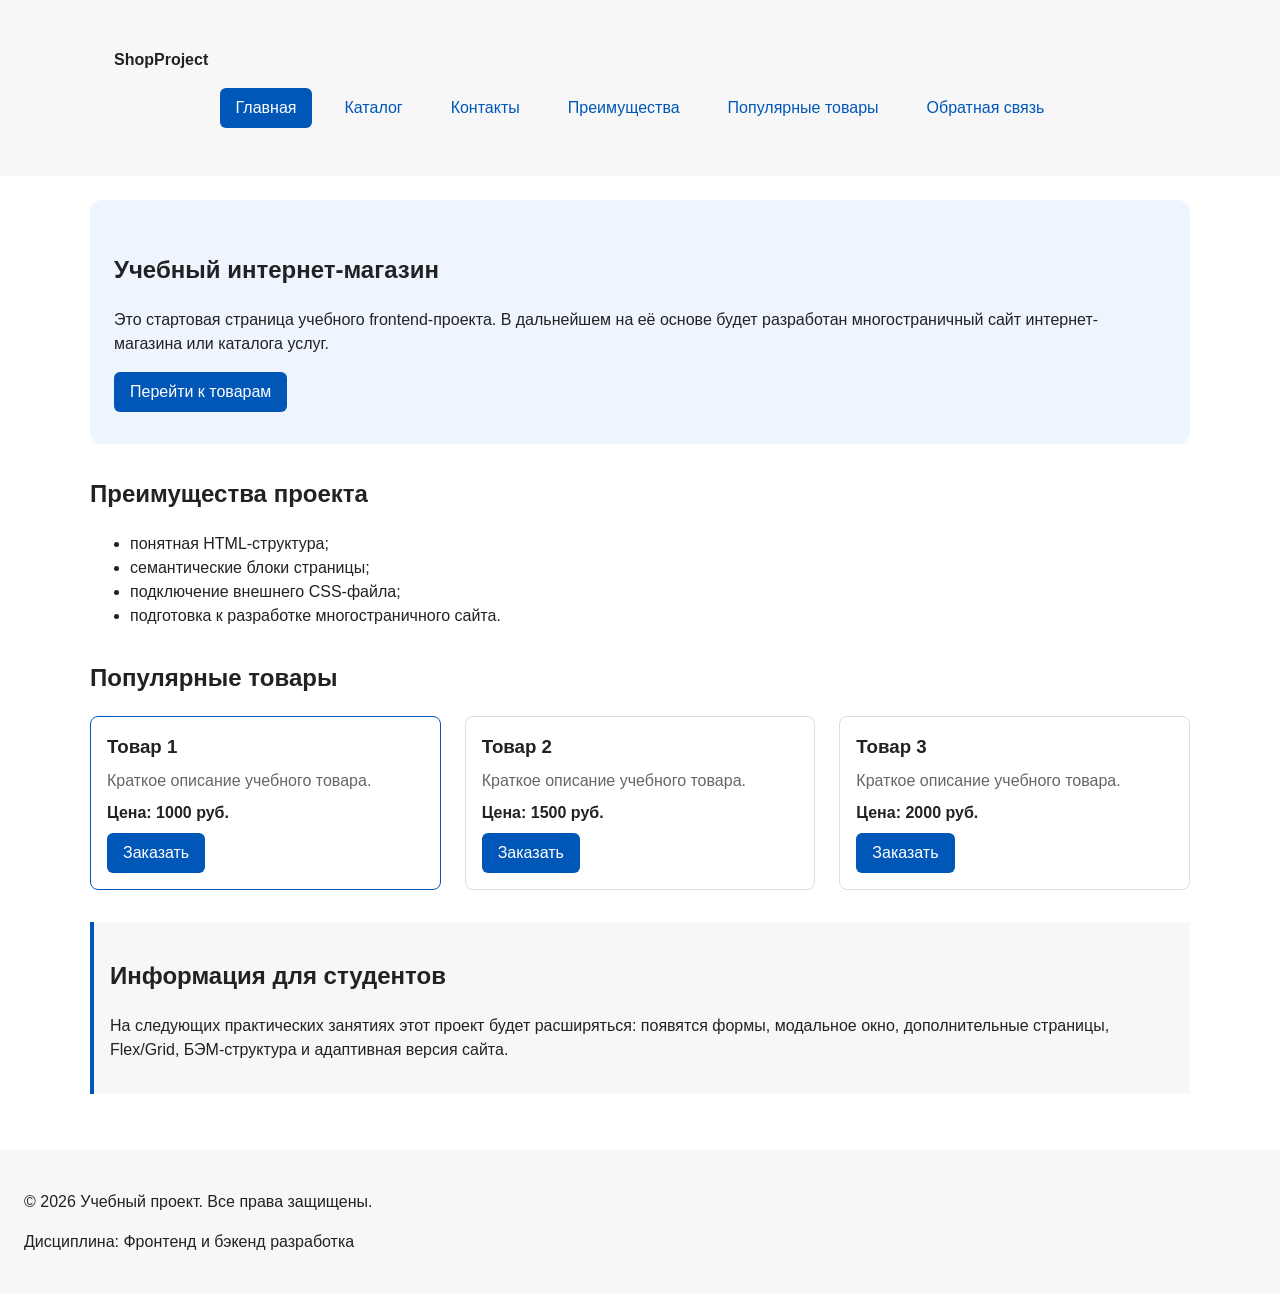
<file: index.html>
<!DOCTYPE html>
<html lang="ru">
<head>
  <meta charset="UTF-8">
  <meta name="viewport" content="width=device-width, initial-scale=1.0">
  <title>Каталог товаров</title>
  <link rel="stylesheet" href="css/style.css">
  <script src="js/main.js" defer></script>
</head>
<body>
  <header class="site-header">
  <div class="site-header__inner">
    <a class="site-header__logo" href="index.html">ShopProject</a>

    <nav class="site-nav" aria-label="Основная навигация">
      <ul class="site-nav__list">
        <li class="site-nav__item">
          <a class="site-nav__link site-nav__link--active" href="index.html">
            Главная
          </a>
        </li>

        <li class="site-nav__item">
          <a class="site-nav__link" href="catalog.html">
            Каталог
          </a>
        </li>

        <li class="site-nav__item">
          <a class="site-nav__link" href="contacts.html">
            Контакты
          </a>
        </li>

        <li class="site-nav__item">
          <a class="site-nav__link" href="index.html#advantages">
            Преимущества
          </a>
        </li>

        <li class="site-nav__item">
          <a class="site-nav__link" href="index.html#popular">
            Популярные товары
          </a>
        </li>

        <li class="site-nav__item">
          <a class="site-nav__link" href="index.html#contacts">
            Обратная связь
          </a>
        </li>
      </ul>
    </nav>
  </div>
</header>

<main>
  <section class="hero">
  <h1>Учебный интернет-магазин</h1>
  <p>
      Это стартовая страница учебного frontend-проекта.
      В дальнейшем на её основе будет разработан многостраничный сайт
      интернет-магазина или каталога услуг.
  </p>
  <a class="button button--primary" href="#popular">
  Перейти к товарам
  </a>
  </section>
  <section class="section" id="advantages">
  <h2>Преимущества проекта</h2>

  <ul class="advantages-list">
      <li>понятная HTML-структура;</li>
      <li>семантические блоки страницы;</li>
      <li>подключение внешнего CSS-файла;</li>
      <li>подготовка к разработке многостраничного сайта.</li>
  </ul>
  </section>

  <section class="section" id="popular">
  <h2>Популярные товары</h2>

  <div class="products-grid">
    <article class="product-card product-card--featured">
  <h3 class="product-card__title">Товар 1</h3>
  <p class="product-card__description">
    Краткое описание учебного товара.
  </p>
  <p class="product-card__price">Цена: 1000 руб.</p>

  <button
    class="button button--primary product-card__button"
    type="button"
    data-product="Товар 1"
  >
    Заказать
    </button>
  </article>

    <article class="product-card">
  <h3 class="product-card__title">Товар 2</h3>
  <p class="product-card__description">
    Краткое описание учебного товара.
  </p>
  <p class="product-card__price">Цена: 1500 руб.</p>

  <button
    class="button button--primary product-card__button"
    type="button"
    data-product="Товар 2"
  >
    Заказать
  </button>
</article>

<article class="product-card">
  <h3 class="product-card__title">Товар 3</h3>
  <p class="product-card__description">
    Краткое описание учебного товара.
  </p>
  <p class="product-card__price">Цена: 2000 руб.</p>

  <button
    class="button button--primary product-card__button"
    type="button"
    data-product="Товар 3"
  >
    Заказать
  </button>
</article>
  </div>
</section>

  <aside class="aside-info">
  <h2>Информация для студентов</h2>
    <p>
        На следующих практических занятиях этот проект будет расширяться:
        появятся формы, модальное окно, дополнительные страницы, Flex/Grid,
        БЭМ-структура и адаптивная версия сайта.
    </p>
  </aside>
</main>

<footer id="contacts">
  <p>&copy; 2026 Учебный проект. Все права защищены.</p>
  <p>Дисциплина: Фронтенд и бэкенд разработка</p>
</footer>

<dialog class="order-dialog" id="order-dialog" aria-labelledby="order-dialog-title">
  <h2 class="order-dialog__title" id="order-dialog-title">
    Оформление заявки
  </h2>

<form class="order-form" id="order-form" action="#" method="post" novalidate>
  <input id="selected-product" name="selected-product" type="hidden">

  <div class="order-form__field">
    <label class="order-form__label" for="order-name">
      Имя
    </label>
    <input
      class="order-form__input"
      id="order-name"
      name="name"
      type="text"
      placeholder="Введите ваше имя"
      minlength="2"
      autocomplete="given-name"
      required
    >
  </div>

  <div class="order-form__field">
    <label class="order-form__label" for="order-email">
      E-mail
    </label>
    <input
      class="order-form__input"
      id="order-email"
      name="email"
      type="email"
      placeholder="example@mail.ru"
      autocomplete="email"
      required
    >
  </div>

  <div class="order-form__field">
    <label class="order-form__label" for="order-phone">
      Телефон
    </label>
    <input
      class="order-form__input"
      id="order-phone"
      name="phone"
      type="tel"
      inputmode="tel"
      placeholder="+7 (900) 000-00-00"
      pattern="^\+7 \(\d{3}\) \d{3}-\d{2}-\d{2}$"
      required
    >
    <small>Формат: +7 (900) 000-00-00</small>
  </div>

  <div class="order-form__field">
    <label class="order-form__label" for="order-date">
      Дата связи
    </label>
    <input
      class="order-form__input"
      id="order-date"
      name="date"
      type="date"
    >
  </div>

  <div class="order-form__field">
    <label class="order-form__label" for="order-topic">
      Тема заявки
    </label>
    <select
      class="order-form__select"
      id="order-topic"
      name="topic"
      required
    >
      <option value="">Выберите тему</option>
      <option value="product">Заказ товара</option>
      <option value="consultation">Консультация</option>
      <option value="delivery">Доставка</option>
    </select>
  </div>

  <div class="order-form__field">
    <label class="order-form__label" for="order-comment">
      Комментарий
    </label>
    <textarea
      class="order-form__textarea"
      id="order-comment"
      name="comment"
      rows="4"
      placeholder="Укажите дополнительную информацию"
    ></textarea>
  </div>

  <div class="order-form__field order-form__field--checkbox">
    <label class="order-form__label">
      <input
        class="order-form__input"
        id="order-agreement"
        name="agreement"
        type="checkbox"
        required
      >
      Я согласен на обработку данных
    </label>
  </div>

  <div class="order-form__actions">
    <button
      class="button button--secondary"
      type="button"
      id="close-order-dialog"
    >
      Закрыть
    </button>

    <button
      class="button button--primary"
      type="submit"
    >
      Отправить заявку
    </button>
  </div>
</form>
</dialog>

<p class="success-message" id="success-message" hidden>
  Форма успешно отправлена!
</p>

</body>
</html>
</file>
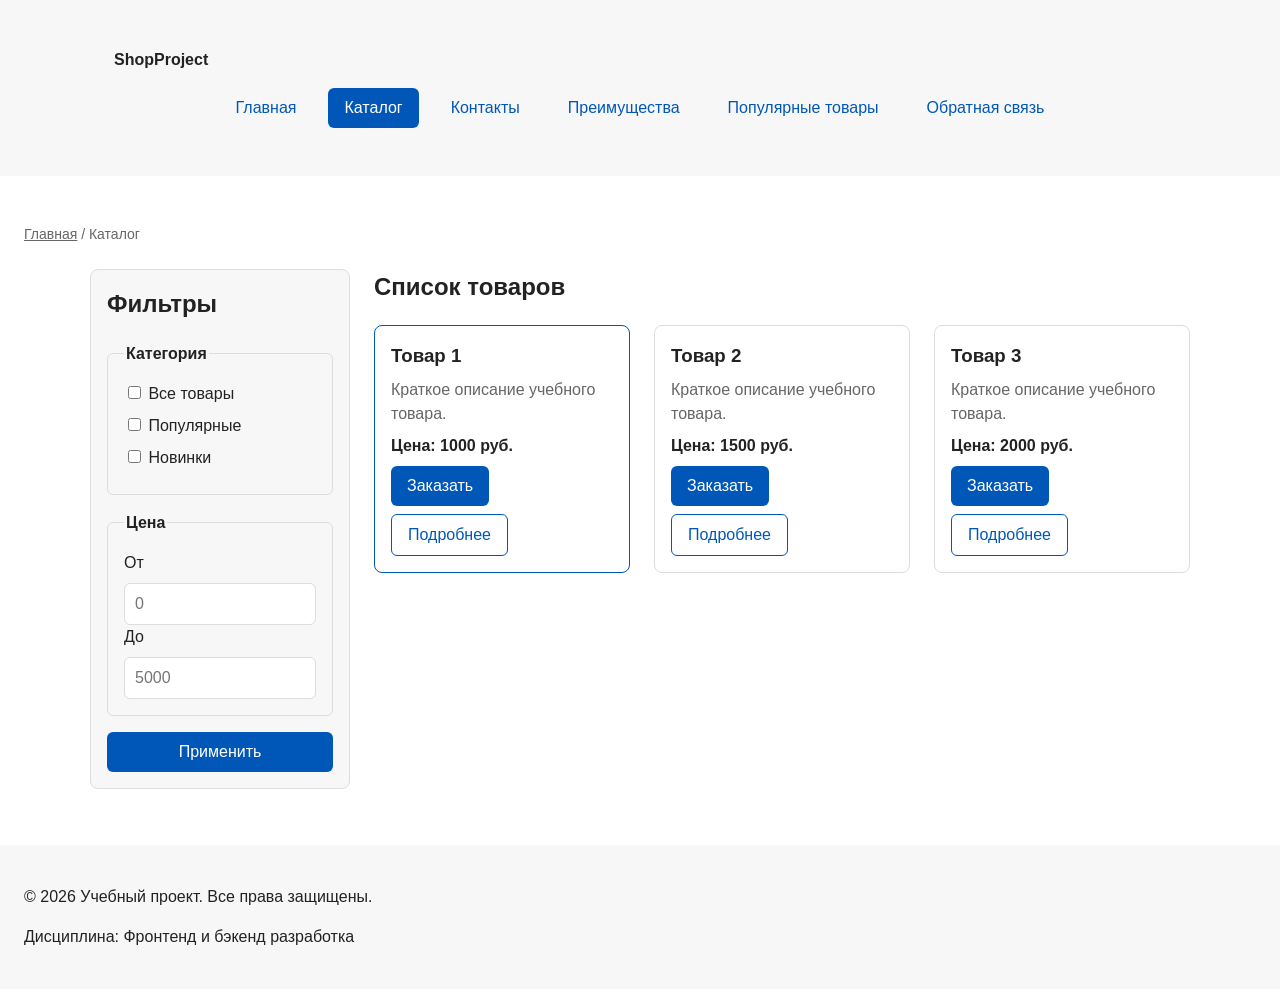
<file: catalog.html>
<!DOCTYPE html>
<html lang="ru">
<head>
  <meta charset="UTF-8">
  <meta name="viewport" content="width=device-width, initial-scale=1.0">
  <meta name="description" content="Каталог товаров учебного интернет-магазина.">
  <title>Каталог товаров — Учебный интернет-магазин</title>
  <link rel="stylesheet" href="css/style.css">
</head>
<body>
<header class="site-header">
  <div class="site-header__inner">
    <a class="site-header__logo" href="index.html">ShopProject</a>

    <nav class="site-nav" aria-label="Основная навигация">
      <ul class="site-nav__list">
        <li class="site-nav__item">
          <a class="site-nav__link" href="index.html">
            Главная
          </a>
        </li>

        <li class="site-nav__item">
          <a class="site-nav__link site-nav__link--active" href="catalog.html">
            Каталог
          </a>
        </li>

        <li class="site-nav__item">
          <a class="site-nav__link" href="contacts.html">
            Контакты
          </a>
        </li>

        <li class="site-nav__item">
          <a class="site-nav__link" href="index.html#advantages">
            Преимущества
          </a>
        </li>

        <li class="site-nav__item">
          <a class="site-nav__link" href="index.html#popular">
            Популярные товары
          </a>
        </li>

        <li class="site-nav__item">
          <a class="site-nav__link" href="index.html#contacts">
            Обратная связь
          </a>
        </li>
      </ul>
    </nav>
  </div>
</header>

  <main>
    <nav class="breadcrumbs" aria-label="Хлебные крошки">
      <a class="breadcrumbs__link" href="index.html">Главная</a>
      <span class="breadcrumbs__current">Каталог</span>
    </nav>

    <section class="catalog-layout">
        <aside class="catalog-filters">
            <h2>Фильтры</h2>

            <form class="filters-form" action="#" method="get">
                <fieldset>
                    <legend>Категория</legend>

                    <label>
                    <input type="checkbox" name="category" value="all">
                    Все товары
                    </label>

                    <label>
                    <input type="checkbox" name="category" value="popular">
                    Популярные
                    </label>

                    <label>
                    <input type="checkbox" name="category" value="new">
                    Новинки
                    </label>
                </fieldset>

                <fieldset>
                    <legend>Цена</legend>

                    <label for="price-from">От</label>
                    <input id="price-from" name="price-from" type="number" min="0" placeholder="0">

                    <label for="price-to">До</label>
                    <input id="price-to" name="price-to" type="number" min="0" placeholder="5000">
                </fieldset>

            <button class="button button--primary" type="submit">
              Применить
            </button>
            </form>
        </aside>

        <section class="catalog-products">
            <h2>Список товаров</h2>

            <div class="products-grid">
                <article class="product-card product-card--featured">
                    <h3 class="product-card__title">Товар 1</h3>
                    <p class="product-card__description">
                        Краткое описание учебного товара.
                    </p>
                    <p class="product-card__price">Цена: 1000 руб.</p>
                    <button
                        class="button button--primary product-card__button"
                        type="button"
                        data-product="Товар 1"
                    >
                        Заказать
                    </button>
                    <a
                        class="button button--secondary product-card__button"
                        href="product.html?product=Товар%201"
                    >
                        Подробнее
                    </a>
                </article>

                <article class="product-card">
                    <h3 class="product-card__title">Товар 2</h3>
                    <p class="product-card__description">
                        Краткое описание учебного товара.
                    </p>
                    <p class="product-card__price">Цена: 1500 руб.</p>
                    <button
                        class="button button--primary product-card__button"
                        type="button"
                        data-product="Товар 2"
                    >
                        Заказать
                    </button>
                    <a
                        class="button button--secondary product-card__button"
                        href="product.html?product=Товар%202"
                    >
                        Подробнее
                    </a>
                </article>

                <article class="product-card">
                    <h3 class="product-card__title">Товар 3</h3>
                    <p class="product-card__description">
                        Краткое описание учебного товара.
                    </p>
                    <p class="product-card__price">Цена: 2000 руб.</p>
                    <button
                        class="button button--primary product-card__button"
                        type="button"
                        data-product="Товар 3"
                    >
                        Заказать
                    </button>
                    <a
                        class="button button--secondary product-card__button"
                        href="product.html?product=Товар%203"
                    >
                        Подробнее
                    </a>
                </article>
            </div>
        </section>
    </section>
  </main>

  <dialog class="order-dialog" id="order-dialog" aria-labelledby="order-dialog-title">
  <h2 class="order-dialog__title" id="order-dialog-title">
    Оформление заявки
  </h2>

<form class="order-form" id="order-form" action="#" method="post" novalidate>
  <input id="selected-product" name="selected-product" type="hidden">

  <div class="order-form__field">
    <label class="order-form__label" for="order-name">
      Имя
    </label>
    <input
      class="order-form__input"
      id="order-name"
      name="name"
      type="text"
      placeholder="Введите ваше имя"
      minlength="2"
      autocomplete="given-name"
      required
    >
  </div>

  <div class="order-form__field">
    <label class="order-form__label" for="order-email">
      E-mail
    </label>
    <input
      class="order-form__input"
      id="order-email"
      name="email"
      type="email"
      placeholder="example@mail.ru"
      autocomplete="email"
      required
    >
  </div>

  <div class="order-form__field">
    <label class="order-form__label" for="order-phone">
      Телефон
    </label>
    <input
      class="order-form__input"
      id="order-phone"
      name="phone"
      type="tel"
      inputmode="tel"
      placeholder="+7 (900) 000-00-00"
      pattern="^\+7 \(\d{3}\) \d{3}-\d{2}-\d{2}$"
      required
    >
    <small>Формат: +7 (900) 000-00-00</small>
  </div>

  <div class="order-form__field">
    <label class="order-form__label" for="order-date">
      Дата связи
    </label>
    <input
      class="order-form__input"
      id="order-date"
      name="date"
      type="date"
    >
  </div>

  <div class="order-form__field">
    <label class="order-form__label" for="order-topic">
      Тема заявки
    </label>
    <select
      class="order-form__select"
      id="order-topic"
      name="topic"
      required
    >
      <option value="">Выберите тему</option>
      <option value="product">Заказ товара</option>
      <option value="consultation">Консультация</option>
      <option value="delivery">Доставка</option>
    </select>
  </div>

  <div class="order-form__field">
    <label class="order-form__label" for="order-comment">
      Комментарий
    </label>
    <textarea
      class="order-form__textarea"
      id="order-comment"
      name="comment"
      rows="4"
      placeholder="Укажите дополнительную информацию"
    ></textarea>
  </div>

  <div class="order-form__field order-form__field--checkbox">
    <label class="order-form__label">
      <input
        class="order-form__input"
        id="order-agreement"
        name="agreement"
        type="checkbox"
        required
      >
      Я согласен на обработку данных
    </label>
  </div>

  <div class="order-form__actions">
    <button
      class="button button--secondary"
      type="button"
      id="close-order-dialog"
    >
      Закрыть
    </button>

    <button
      class="button button--primary"
      type="submit"
    >
      Отправить заявку
    </button>
  </div>
  <p id="success-message" hidden>
    Заявка успешно отправлена!
  </p>
</form>
</dialog>

  <footer>
    <p>&copy; 2026 Учебный проект. Все права защищены.</p>
    <p>Дисциплина: Фронтенд и бэкенд разработка</p>
  </footer>
  <script src="js/main.js" defer></script>
</body>
</html>
</file>
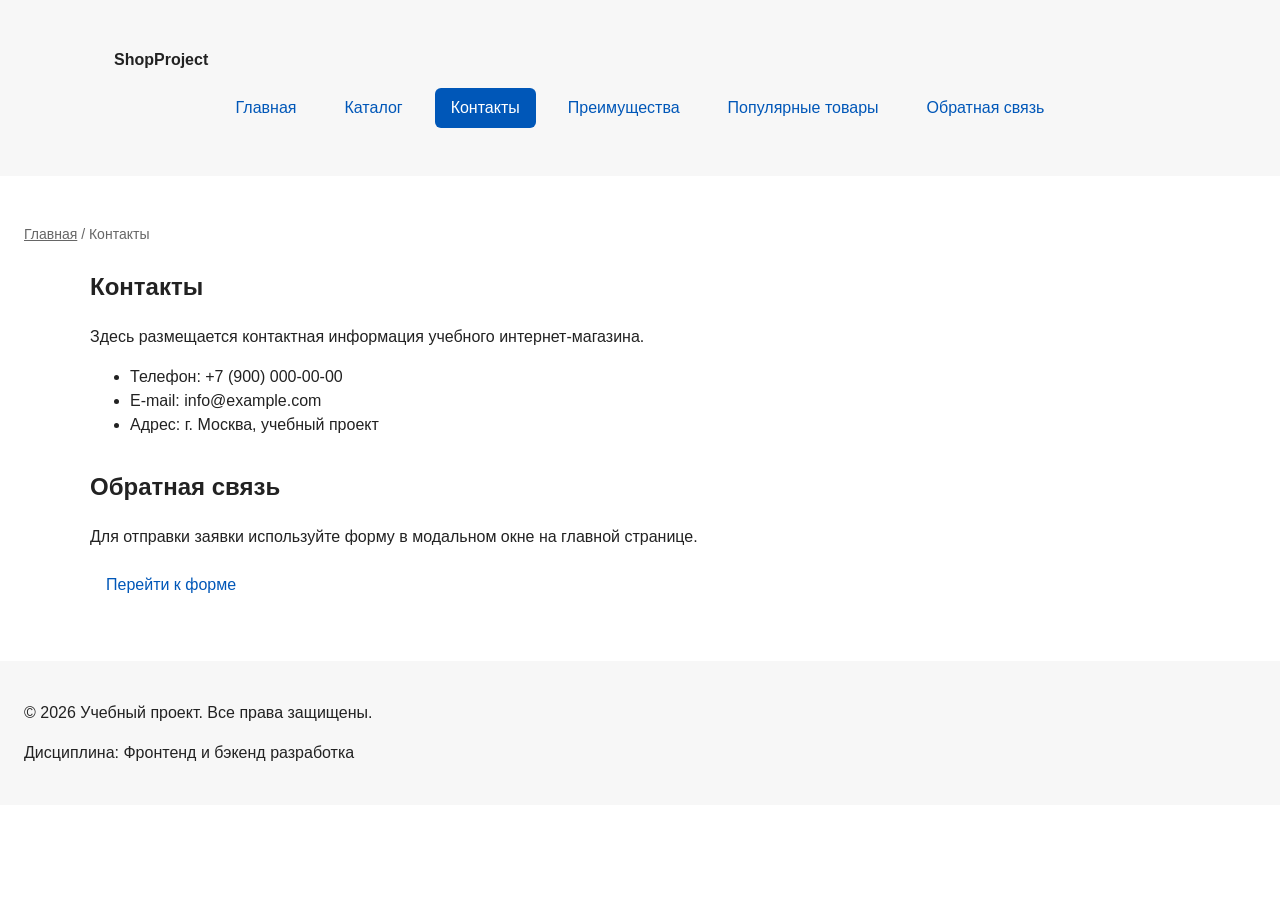
<file: contacts.html>
<!DOCTYPE html>
<html lang="ru">
<head>
  <meta charset="UTF-8">
  <meta name="viewport" content="width=device-width, initial-scale=1.0">
  <meta name="description" content="Контактная информация учебного интернет-магазина.">
  <title>Контакты — Учебный интернет-магазин</title>
  <link rel="stylesheet" href="css/style.css">
</head>
<body>
  <header class="site-header">
    <div class="site-header__inner">
    <a class="site-header__logo" href="index.html">ShopProject</a>

    <nav class="site-nav" aria-label="Основная навигация">
      <ul class="site-nav__list">
        <li class="site-nav__item">
          <a class="site-nav__link" href="index.html">
            Главная
          </a>
        </li>

        <li class="site-nav__item">
          <a class="site-nav__link" href="catalog.html">
            Каталог
          </a>
        </li>

        <li class="site-nav__item">
          <a class="site-nav__link site-nav__link--active" href="contacts.html">
            Контакты
          </a>
        </li>

        <li class="site-nav__item">
          <a class="site-nav__link" href="index.html#advantages">
            Преимущества
          </a>
        </li>

        <li class="site-nav__item">
          <a class="site-nav__link" href="index.html#popular">
            Популярные товары
          </a>
        </li>

        <li class="site-nav__item">
          <a class="site-nav__link" href="index.html#contacts">
            Обратная связь
          </a>
        </li>
      </ul>
    </nav>
  </div>
</header>

  <main>
    <nav class="breadcrumbs" aria-label="Хлебные крошки">
      <a class="breadcrumbs__link" href="index.html">Главная</a>
      <span class="breadcrumbs__current">Контакты</span>
    </nav>

    <section class="section">
      <h1>Контакты</h1>
      <p>
        Здесь размещается контактная информация учебного интернет-магазина.
      </p>

      <ul>
        <li>Телефон: +7 (900) 000-00-00</li>
        <li>E-mail: info@example.com</li>
        <li>Адрес: г. Москва, учебный проект</li>
      </ul>
    </section>

    <section class="section" id="feedback">
      <h2>Обратная связь</h2>
      <p>
        Для отправки заявки используйте форму в модальном окне на главной странице.
      </p>
      <a class="button" href="index.html#contacts">Перейти к форме</a>
    </section>
  </main>

  <footer>
    <p>&copy; 2026 Учебный проект. Все права защищены.</p>
    <p>Дисциплина: Фронтенд и бэкенд разработка</p>
  </footer>
</body>
</html>
</file>
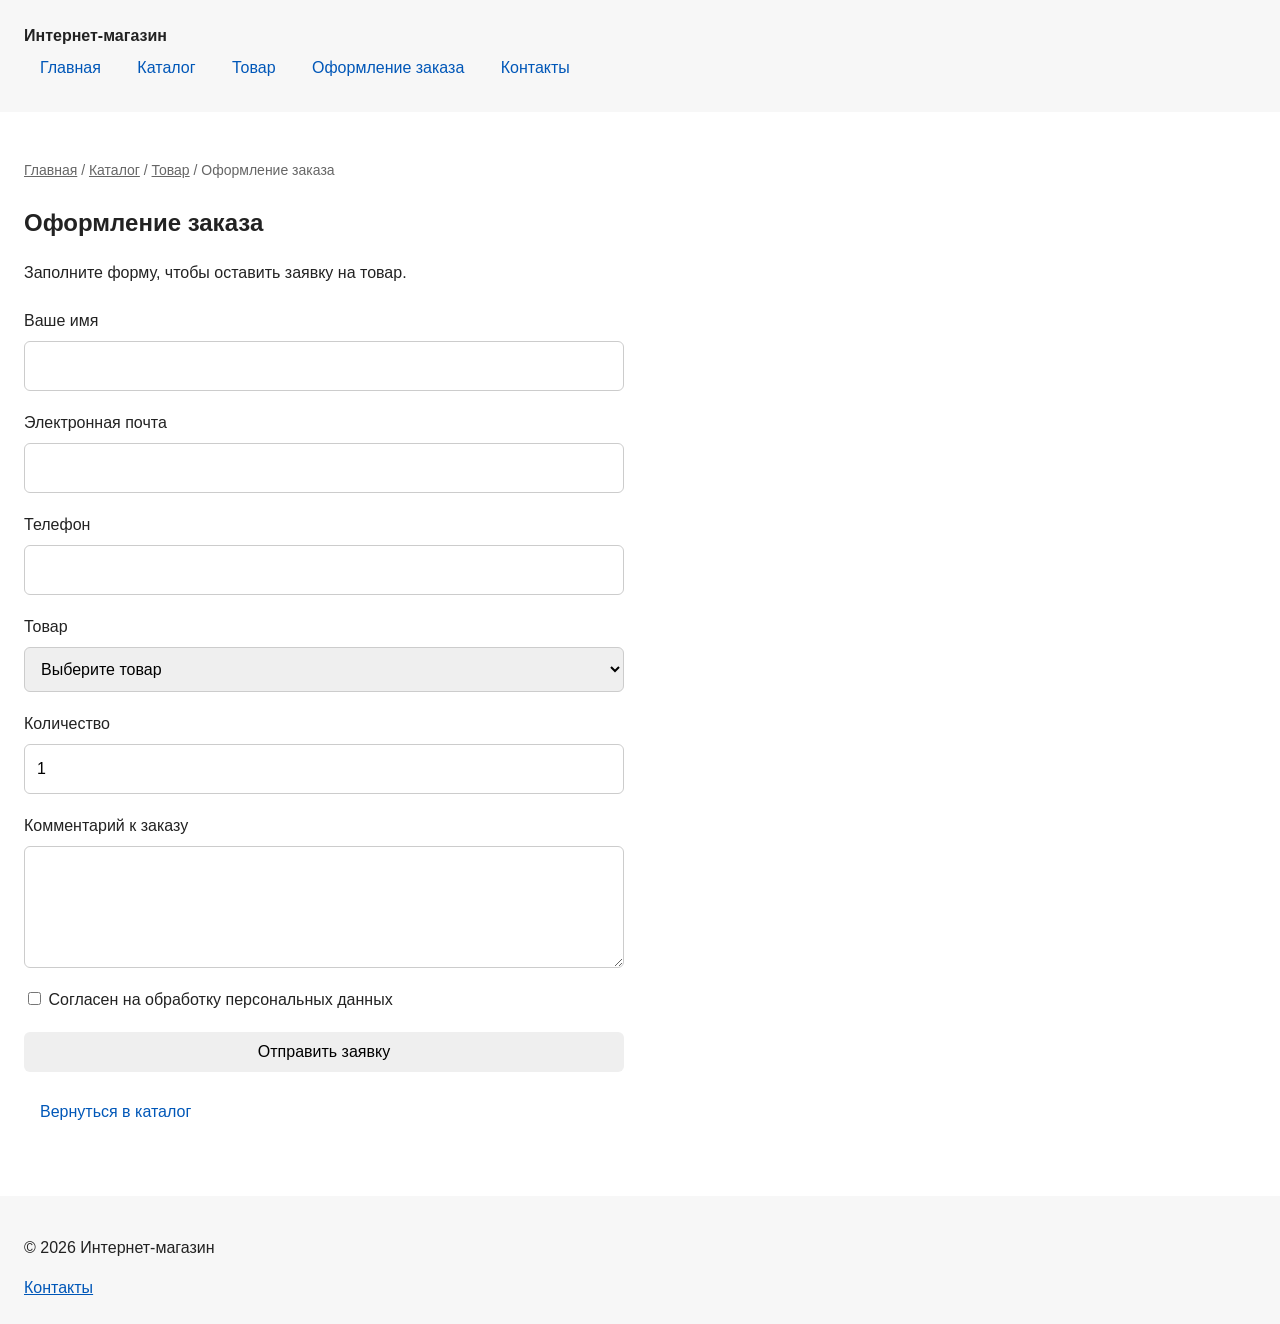
<file: order.html>
<!DOCTYPE html>
<html lang="ru">
<head>
    <meta charset="UTF-8">
    <meta name="viewport" content="width=device-width, initial-scale=1.0">
    <title>Оформление заказа — Интернет-магазин</title>
    <link rel="stylesheet" href="css/style.css">
</head>
<body>
    <header class="site-header">
        <div class="container">
            <a class="site-header__logo" href="index.html">
                Интернет-магазин
            </a>

            <nav class="site-nav" aria-label="Основная навигация">
                <a class="site-nav__link" href="index.html">Главная</a>
                <a class="site-nav__link" href="catalog.html">Каталог</a>
                <a class="site-nav__link" href="product.html">Товар</a>
                <a class="site-nav__link" href="order.html">Оформление заказа</a>
                <a class="site-nav__link" href="contacts.html">Контакты</a>
            </nav>
        </div>
    </header>

    <main class="container">
        <nav class="breadcrumbs" aria-label="Хлебные крошки">
            <a href="index.html">Главная</a>
            <span aria-hidden="true"> / </span>
            <a href="catalog.html">Каталог</a>
            <span aria-hidden="true"> / </span>
            <a href="product.html">Товар</a>
            <span aria-hidden="true"> / </span>
            <span>Оформление заказа</span>
        </nav>

        <section class="order-section">
            <h1>Оформление заказа</h1>
            <p>Заполните форму, чтобы оставить заявку на товар.</p>

            <form class="order-form" action="#" method="post">
                <div class="order-form__group">
                    <label for="customer-name">Ваше имя</label>
                    <input
                        type="text"
                        id="customer-name"
                        name="customer-name"
                        autocomplete="name"
                        required
                    >
                </div>

                <div class="order-form__group">
                    <label for="customer-email">Электронная почта</label>
                    <input
                        type="email"
                        id="customer-email"
                        name="customer-email"
                        autocomplete="email"
                        required
                    >
                </div>

                <div class="order-form__group">
                    <label for="customer-phone">Телефон</label>
                    <input
                        type="tel"
                        id="customer-phone"
                        name="customer-phone"
                        autocomplete="tel"
                        required
                    >
                </div>

                <div class="order-form__group">
                    <label for="order-product">Товар</label>
                    <select id="order-product" name="product" required>
                        <option value="">Выберите товар</option>
                        <option value="Товар 1">Товар 1</option>
                        <option value="Товар 2">Товар 2</option>
                        <option value="Товар 3">Товар 3</option>
                    </select>
                </div>

                <div class="order-form__group">
                    <label for="order-quantity">Количество</label>
                    <input
                        type="number"
                        id="order-quantity"
                        name="quantity"
                        min="1"
                        value="1"
                        required
                    >
                </div>

                <div class="order-form__group">
                    <label for="order-comment">Комментарий к заказу</label>
                    <textarea
                        id="order-comment"
                        name="comment"
                        rows="4"
                    ></textarea>
                </div>

                <div class="order-form__group">
                    <label>
                        <input
                            type="checkbox"
                            name="personal-data"
                            required
                        >
                        Согласен на обработку персональных данных
                    </label>
                </div>

                <button class="button" type="submit">
                    Отправить заявку
                </button>

                <a class="button" href="catalog.html">
                    Вернуться в каталог
                </a>
            </form>
        </section>
    </main>

    <footer class="site-footer" id="contacts">
        <div class="container">
            <p>&copy; 2026 Интернет-магазин</p>
            <a href="index.html#contacts">Контакты</a>
        </div>
    </footer>

    <script>
        const params = new URLSearchParams(window.location.search);
        const product = params.get("product");
        const productSelect = document.querySelector("#order-product");

        if (product && productSelect) {
            const matchingOption = Array.from(productSelect.options).find(
                option => option.value === product
            );

            if (matchingOption) {
                productSelect.value = product;
            }
        }
    </script>
</body>
</html>
</file>
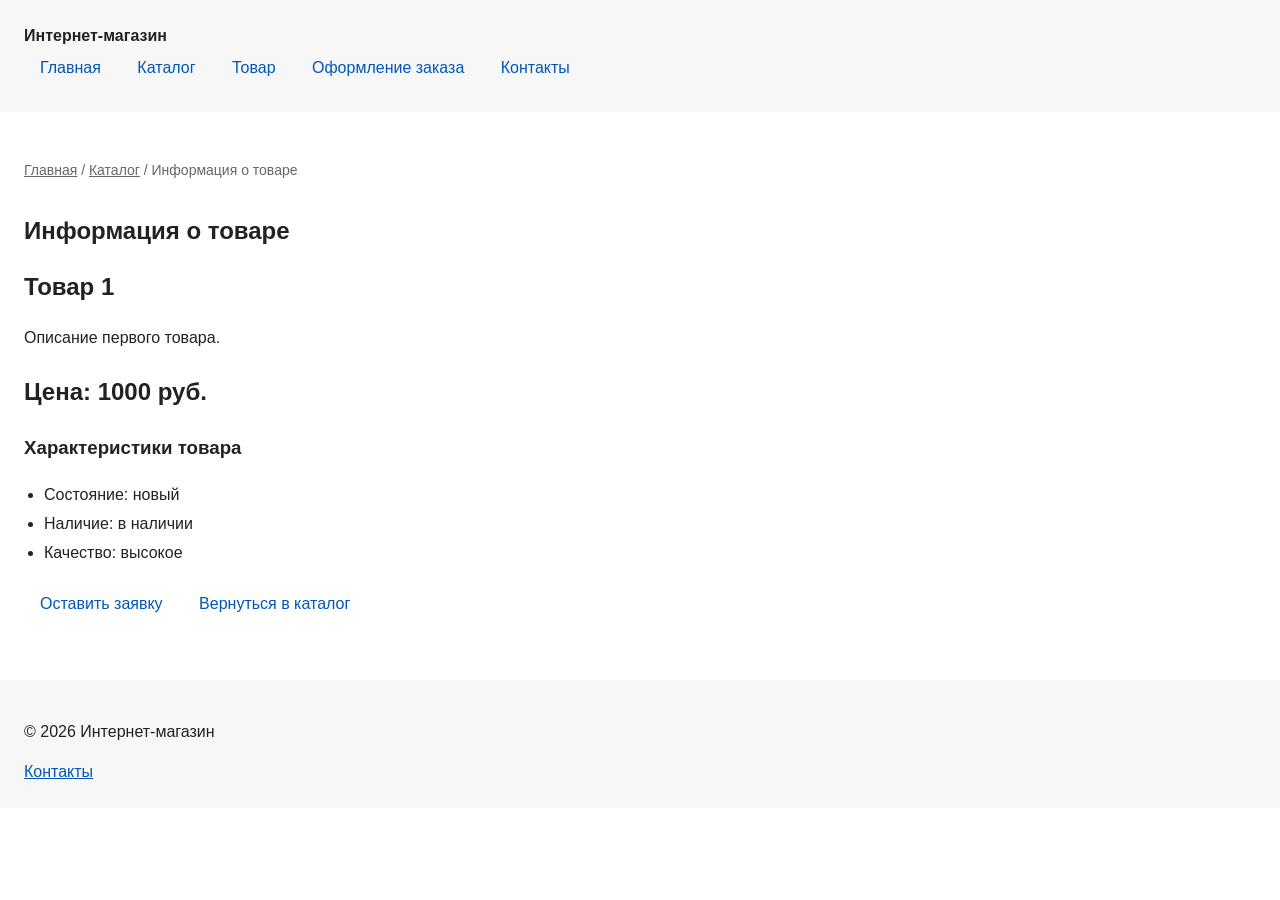
<file: product.html>
<!DOCTYPE html>
<html lang="ru">
<head>
    <meta charset="UTF-8">
    <meta name="viewport" content="width=device-width, initial-scale=1.0">
    <title>Информация о товаре</title>
    <link rel="stylesheet" href="css/style.css">
</head>

<body>
    <header class="site-header">
        <div class="container">
            <a class="site-header__logo" href="index.html">
                Интернет-магазин
            </a>

            <nav class="site-nav" aria-label="Основная навигация">
                <a class="site-nav__link" href="index.html">Главная</a>
                <a class="site-nav__link" href="catalog.html">Каталог</a>
                <a class="site-nav__link" href="product.html">Товар</a>
                <a class="site-nav__link" href="order.html">Оформление заказа</a>
                <a class="site-nav__link" href="contacts.html">Контакты</a>
            </nav>
        </div>
    </header>

    <main class="container">
        <nav class="breadcrumbs" aria-label="Хлебные крошки">
            <a href="index.html">Главная</a>
            <span aria-hidden="true"> / </span>
            <a href="catalog.html">Каталог</a>
            <span aria-hidden="true"> / </span>
            <span>Информация о товаре</span>
        </nav>

        <section class="product-detail">
            <h1 class="product-detail__title">Информация о товаре</h1>

            <div class="product-detail__content">
                
                <div class="product-detail__info">
                    <h2 id="product-title">Товар 1</h2>

                    <p class="product-detail__description" id="product-description">
                        Описание первого товара.
                    </p>

                    <p class="product-detail__price" id="product-price">
                        Цена: 1000 руб.
                    </p>

                    <h3>Характеристики товара</h3>
                    <ul class="product-detail__features">
                        <li>Состояние: новый</li>
                        <li>Наличие: в наличии</li>
                        <li>Качество: высокое</li>
                    </ul>

                    <a
                        class="button"
                        id="order-link"
                        href="order.html?product=Товар%201"
                    >
                        Оставить заявку
                    </a>

                    <a class="button" href="catalog.html">
                        Вернуться в каталог
                    </a>
                </div>
            </div>
        </section>
    </main>

    <footer class="site-footer" id="contacts">
        <div class="container">
            <p>&copy; 2026 Интернет-магазин</p>
            <a href="index.html#contacts">Контакты</a>
        </div>
    </footer>

    <script>
        const products = {
            "Товар 1": {
                description: "Описание первого товара.",
                price: 1000
            },
            "Товар 2": {
                description: "Описание второго товара.",
                price: 1500
            },
            "Товар 3": {
                description: "Описание третьего товара.",
                price: 2000
            }
        };

        const params = new URLSearchParams(window.location.search);
        const selectedProduct = params.get("product") || "Товар 1";
        const product = products[selectedProduct] || products["Товар 1"];

        document.querySelector("#product-title").textContent = selectedProduct;
        document.querySelector("#product-description").textContent = product.description;
        document.querySelector("#product-price").textContent =
            "Цена: " + product.price + " руб.";

        document.querySelector("#order-link").href =
            "order.html?product=" + encodeURIComponent(selectedProduct);
    </script>
</body>
</html>
</file>
<file: css/style.css>
/*
    1. переменные проекта
*/
:root {
  /* Основные цвета проекта */
  --color-bg: #ffffff;
  --color-text: #222222;
  --color-muted: #666666;
  --color-primary: #0057b8;
  --color-primary-dark: #003f86;
  --color-border: #dddddd;
  --color-surface: #f7f7f7;
  --color-surface-accent: #eef5ff;
  --color-danger: #b00020;
  --color-success: #168a2f;
  --color-success-bg: #eefaf0;
  --color-white: #ffffff;

  /* Отступы */
  --space-xs: 4px;
  --space-sm: 8px;
  --space-md: 16px;
  --space-lg: 24px;
  --space-xl: 32px;

  /* Скругления */
  --radius-sm: 6px;
  --radius-md: 8px;
  --radius-lg: 12px;

  /* Размеры */
  --container-width: 1100px;
}


* {
  box-sizing: border-box;
}

body {
  margin: 0;
  font-family: Arial, sans-serif;
  line-height: 1.5;
  color: var(--color-text);
  background-color: var(--color-bg);
}

header,
main,
footer {
  padding: var(--space-lg);
}

header {
  background-color: var(--color-surface);
}

footer {
  background-color: var(--color-surface);
}

section {
  margin-bottom: 24px;
}

section h2 {
  margin-top: 0;
}

/*
    3. общие элементы интерфейса
*/
a {
  color: var(--color-primary);
}

a:hover {
  color: var(--color-primary-dark);
}

a:focus-visible {
  outline: 2px solid var(--color-primary);
  outline-offset: 3px;
}

.site-header {
  background-color: var(--color-surface);
}

.site-header__inner {
  max-width: var(--container-width);
  margin: 0 auto;
  padding: var(--space-lg);
}

.site-header__logo {
  font-weight: 700;
  color: var(--color-text);
  text-decoration: none;
}

.site-nav__list {
  display: flex;
  flex-wrap: wrap;
  justify-content: center;
  align-items: center;
  gap: var(--space-md);
  padding: 0;
  margin: var(--space-md) 0 0;
  list-style: none;
}

.site-nav__link {
  display: inline-block;
  padding: var(--space-sm) var(--space-md);
  color: var(--color-primary);
  text-decoration: none;
  border-radius: var(--radius-sm);
}

.site-nav__link:hover {
  color: var(--color-white);
  background-color: var(--color-primary);
}

.site-nav__link:focus-visible {
  outline: 2px solid var(--color-primary);
  outline-offset: 3px;
}

.site-nav__link--active {
  color: var(--color-white);
  background-color: var(--color-primary);
}

/*
    4. компоненты страницы
*/
.hero {
  max-width: var(--container-width);
  margin: 0 auto var(--space-xl);
  padding: var(--space-xl) var(--space-lg);
  background-color: var(--color-surface-accent);
  border-radius: var(--radius-lg);
}

.section {
  max-width: var(--container-width);
  margin: 0 auto var(--space-xl);
}

.section h2 {
  margin-top: 0;
}

.product-card {
  display: flex;
  flex-direction: column;
  gap: var(--space-sm);
  padding: var(--space-md);
  border: 1px solid var(--color-border);
  border-radius: var(--radius-md);
  background-color: var(--color-bg);
}

.product-card:hover {
  border-color: var(--color-primary);
}

.product-card--featured {
  border-color: var(--color-primary);
}

.product-card--discount {
  border-color: var(--color-danger);
}

.product-card__title {
  margin: 0;
  color: var(--color-text);
}

.product-card__description {
  margin: 0;
  color: var(--color-muted);
}

.product-card__price {
  margin: 0;
  font-weight: 700;
}

.product-card--discount .product-card__price {
  color: var(--color-danger);
}

.product-card__button {
  margin-top: auto;
  align-self: flex-start;
}

.button {
  display: inline-block;
  padding: var(--space-sm) var(--space-md);
  border: none;
  border-radius: var(--radius-sm);
  font: inherit;
  text-decoration: none;
  cursor: pointer;
}

.button--primary {
  color: var(--color-white);
  background-color: var(--color-primary);
}

.button--primary:hover {
  background-color: var(--color-primary-dark);
}

.button--secondary {
  color: var(--color-primary);
  background-color: transparent;
  border: 1px solid var(--color-primary);
}

.button--secondary:hover {
  color: var(--color-white);
  background-color: var(--color-primary);
}

.button:focus-visible {
  outline: 2px solid var(--color-primary);
  outline-offset: 3px;
}

.button:disabled,
.button--disabled {
  opacity: 0.6;
  cursor: not-allowed;
}

.aside-info {
  max-width: var(--container-width);
  margin: 0 auto var(--space-xl);
  padding: var(--space-md);
  border-left: 4px solid var(--color-primary);
  background-color: var(--color-surface);
}

/*
  5. форма и модальное окно
  Модальное окно.
  Элемент dialog сам умеет открываться поверх страницы.
*/
.order-dialog {
  width: min(100% - 32px, 560px);
  padding: var(--space-lg);
  border: none;
  border-radius: var(--radius-lg);
}

/*
  Затемнение фона за модальным окном.
*/
.order-dialog::backdrop {
  background-color: rgba(0, 0, 0, 0.5);
}

/*
  Заголовок модального окна.
*/
.order-dialog__title {
  margin-top: 0;
  color: var(--color-text);
}

/*
  Поле формы.
  Каждый блок получает нижний отступ.
*/
.order-form__field {
  margin-bottom: var(--space-md);
}

/*
  Подпись поля.
*/
.order-form__label {
  display: block;
  margin-bottom: var(--space-xs);
}

/*
  Основные поля формы.
*/
.order-form__input,
.order-form__select,
.order-form__textarea {
  width: 100%;
  padding: 10px 12px;
  border: 1px solid var(--color-border);
  border-radius: var(--radius-sm);
  font: inherit;
}

/*
  Checkbox не должен занимать всю ширину.
*/
.order-form__field input[type="checkbox"] {
  width: auto;
}

/*
  Кнопки формы.
*/
.order-form__actions {
  display: flex;
  gap: var(--space-md);
  margin-top: var(--space-lg);
}

/*
  Видимый фокус для клавиатурной навигации.
*/
.order-form__input:hover,
.order-form__select:hover,
.order-form__textarea:hover {
  border-color: var(--color-primary);
}

.order-form__input:focus-visible,
.order-form__select:focus-visible,
.order-form__textarea:focus-visible {
  outline: 2px solid var(--color-primary);
  outline-offset: 3px;
}

/*
  Подсветка ошибочных полей.
  Атрибут aria-invalid будет добавляться через JavaScript.
*/
[aria-invalid="true"] {
  border-color: var(--color-danger);
}

/*
  Сообщение об успешной отправке.
*/
.success-message {
  max-width: var(--container-width);
  margin: var(--space-lg) auto;
  padding: var(--space-md);
  border-left: 4px solid var(--color-success);
  background-color: var(--color-success-bg);
}

/*
хлебные крошки
*/

.breadcrumbs {
  max-width: var(--container-width);
  margin: 0 auto var(--space-md);
  font-size: 14px;
  color: var(--color-muted);
}

.breadcrumbs__link {
  color: var(--color-primary);
}

.breadcrumbs__current::before {
  content: " / ";
  color: var(--color-muted);
}

/*
правило
*/

html {
  scroll-behavior: smooth;
}

:target {
  outline: 2px dashed var(--color-primary);
  outline-offset: 4px;
}

.products-grid {
  display: grid;
  grid-template-columns: repeat(3, 1fr);
  gap: var(--space-lg);
}

/*
организация страницы каталога через CSS Grid
*/
.catalog-layout {
  max-width: var(--container-width);
  margin: 0 auto var(--space-xl);
  display: grid;
  grid-template-columns: 260px 1fr;
  grid-template-areas: "filters products";
  gap: var(--space-lg);
}

.catalog-filters {
  grid-area: filters;
  padding: var(--space-md);
  border: 1px solid var(--color-border);
  border-radius: var(--radius-md);
  background-color: var(--color-surface);
}

.catalog-products {
  grid-area: products;
}

/* формы фильтров */

.filters-form {
  display: grid;
  gap: var(--space-md);
}

.filters-form fieldset {
  margin: 0;
  padding: var(--space-md);
  border: 1px solid var(--color-border);
  border-radius: var(--radius-sm);
}

.filters-form legend {
  font-weight: 700;
}

.filters-form label {
  display: block;
  margin-bottom: var(--space-sm);
}

.filters-form input[type="number"] {
  width: 100%;
  padding: 8px 10px;
  border: 1px solid var(--color-border);
  border-radius: var(--radius-sm);
  font: inherit;
}

/* Страница товара */
.breadcrumbs {
    margin: 24px 0;
    color: #666;
}

.breadcrumbs a {
    color: inherit;
}

.product-detail {
    margin: 32px 0;
}

.product-detail__content {
    display: grid;
    grid-template-columns: repeat(2, minmax(0, 1fr));
    gap: 32px;
    align-items: start;
}

.product-detail__image img {
    display: block;
    width: 100%;
    max-width: 500px;
    height: auto;
    object-fit: contain;
}

.product-detail__description {
    line-height: 1.6;
}

.product-detail__price {
    font-size: 1.5rem;
    font-weight: 700;
}

.product-detail__features {
    padding-left: 20px;
    line-height: 1.8;
}

/* Форма заказа */
.order-form {
    display: grid;
    gap: 20px;
    width: 100%;
    max-width: 600px;
    margin: 24px 0 40px;
}

.order-form__group {
    display: grid;
    gap: 8px;
}

.order-form input:not([type="checkbox"]),
.order-form select,
.order-form textarea {
    box-sizing: border-box;
    width: 100%;
    padding: 12px;
    border: 1px solid #ccc;
    border-radius: 6px;
    font: inherit;
}

.order-form textarea {
    resize: vertical;
}

.order-form input:focus,
.order-form select:focus,
.order-form textarea:focus {
    outline: 2px solid #4778d0;
    outline-offset: 2px;
}

/*
для адаптивности каталогов к смартфонам
*/
@media (max-width: 700px) {
  .products-grid {
    grid-template-columns: 1fr;
  }

  .catalog-layout {
    grid-template-columns: 1fr;
    grid-template-areas:
      "filters"
      "products";
  }

  .order-form__actions {
    flex-wrap: wrap;
  }
}

.product-detail__content {
    grid-template-columns: 1fr;
}
</file>
